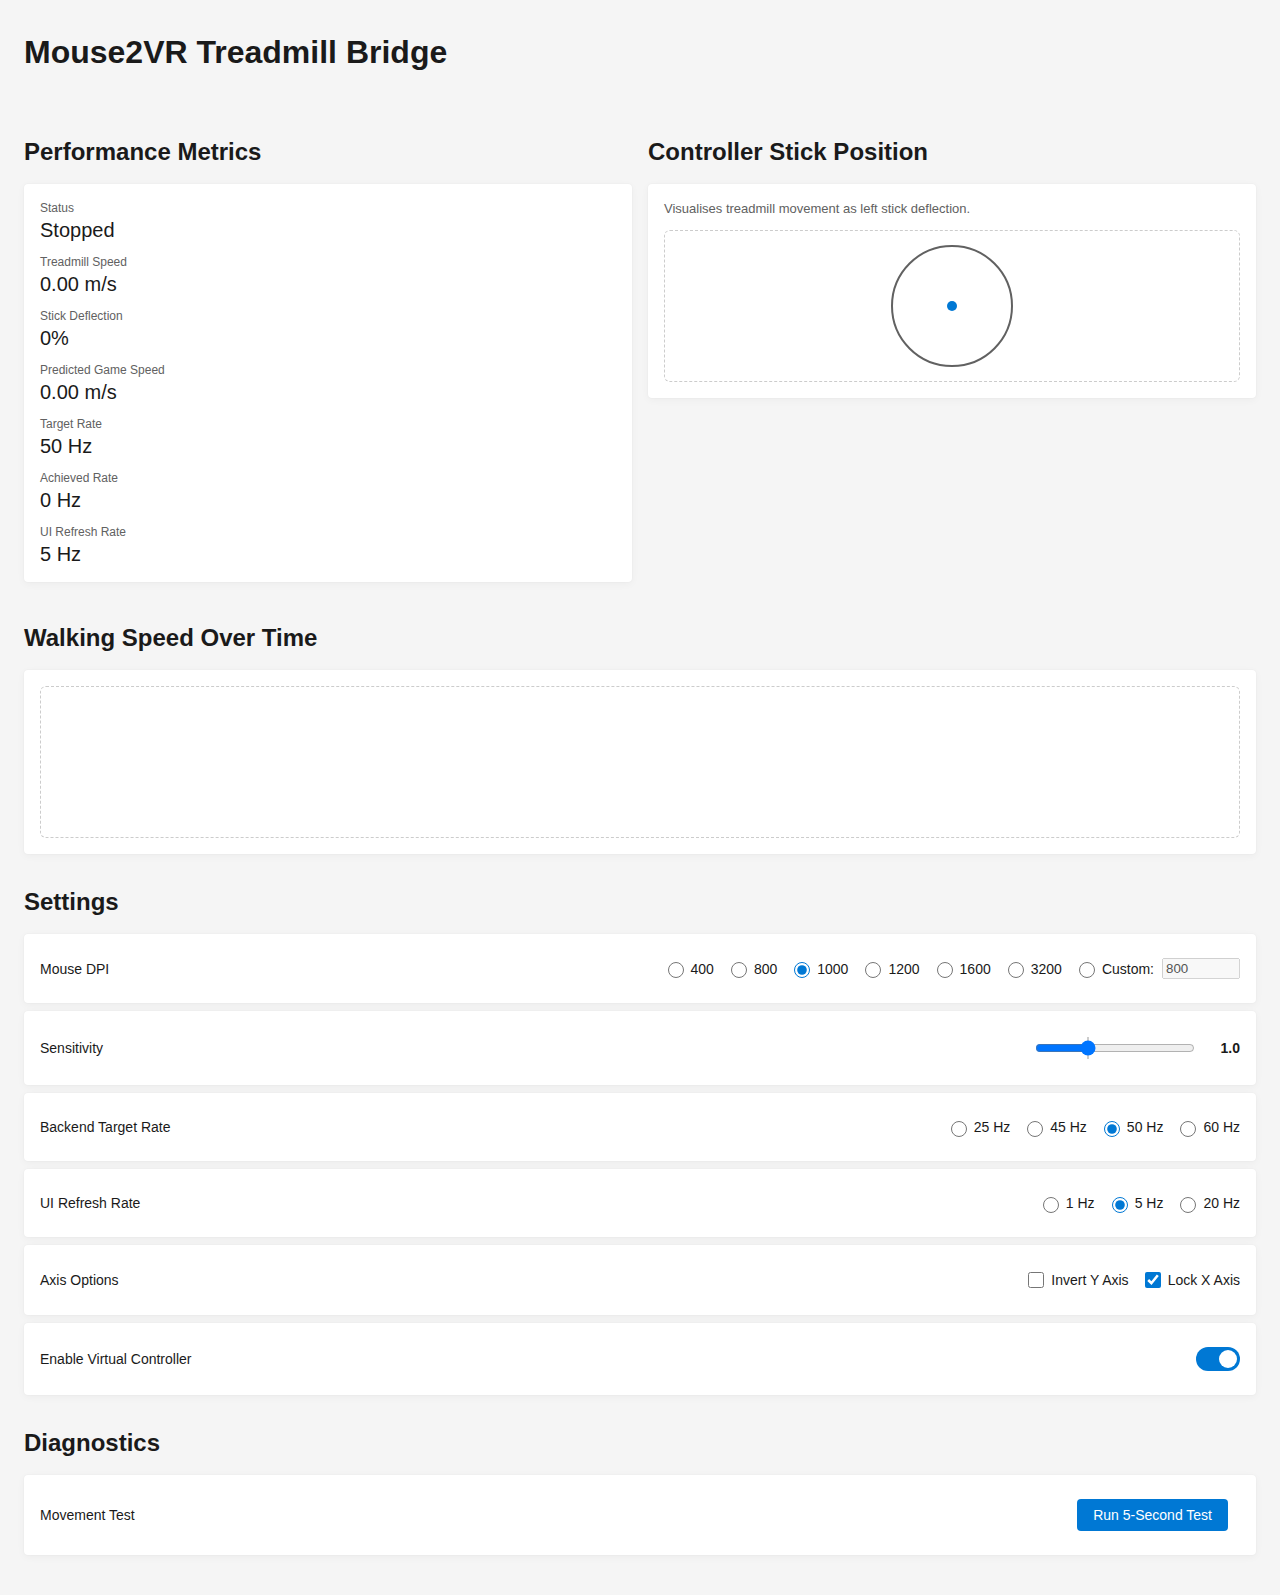
<file: src/webview/ui/index.html>
<!DOCTYPE html>
<html lang="en">
<head>
    <meta charset="UTF-8">
    <meta name="viewport" content="width=device-width, initial-scale=1.0">
    <title>Mouse2VR Treadmill Bridge</title>
    <style>
        body {
            font-family: "Segoe UI Variable", "Segoe UI", sans-serif;
            margin: 0;
            background: #f5f5f5;
            color: #1a1a1a;
            font-size: 14px;
            line-height: 20px;
        }
        
        .page-container {
            padding: 32px 24px;
            max-width: 1280px;
            margin: 0 auto;
        }
        
        /* app-container removed - redundant with app-window */
        
        h1 {
            font-size: 32px;
            line-height: 40px;
            margin: 0 0 32px 0;
            font-weight: 600;
            color: #1a1a1a;
        }
        
        .section-label {
            font-size: 24px;
            line-height: 32px;
            font-weight: 600;
            color: #1a1a1a;
            margin: 32px 0 16px 0;
        }
        
        .status-card, .chart-card, .setting-card {
            background: #ffffff;
            border-radius: 4px;
            box-shadow: 0 2px 8px rgba(0,0,0,0.04), 0 0 2px rgba(0,0,0,0.06);
            padding: 16px;
            margin-bottom: 8px;
        }
        
        .status-grid {
            display: flex;
            flex-direction: column;
            gap: 12px;
        }
        
        .status-metric {
            display: flex;
            flex-direction: column;
        }
        
        .status-label {
            font-size: 12px;
            line-height: 16px;
            color: #616161;
            margin-bottom: 2px;
        }
        
        .status-value {
            font-size: 20px;
            line-height: 24px;
            font-weight: 400;
            color: #1a1a1a;
        }
        
        .side-by-side {
            display: grid;
            grid-template-columns: 1fr 1fr;
            gap: 16px;
            margin-bottom: 24px;
            align-items: stretch;
        }
        
        .chart-card {
            display: flex;
            flex-direction: column;
        }
        
        .chart-description {
            font-size: 13px;
            line-height: 18px;
            color: #616161;
            margin-bottom: 12px;
        }
        
        .chart-placeholder {
            flex-grow: 1;
            display: flex;
            align-items: center;
            justify-content: center;
            font-size: 13px;
            color: #616161;
            border: 1px dashed #ccc;
            border-radius: 6px;
            min-height: 120px;
        }
        
        canvas {
            width: 100% !important;
            height: 100% !important;
        }
        
        .setting-row {
            display: flex;
            align-items: center;
            justify-content: space-between;
            padding: 8px 0;
        }
        
        .setting-label {
            font-size: 14px;
            line-height: 20px;
            font-weight: 500;
        }
        
        .slider-value {
            display: inline-block;
            min-width: 35px;
            text-align: right;
            margin-left: 8px;
            font-weight: 600;
        }
        
        input[type="range"] {
            width: 160px;
        }
        
        /* Show tick marks for datalist */
        input[type="range"]::-webkit-slider-container {
            background: linear-gradient(to right, 
                transparent calc(33.33% - 1px), 
                #ccc calc(33.33% - 1px), 
                #ccc calc(33.33% + 1px), 
                transparent calc(33.33% + 1px));
        }
        
        .radio-group, .checkbox-group {
            display: flex;
            gap: 12px;
            font-size: 14px;
            color: #1a1a1a;
            align-items: center;
        }
        
        .radio-group label, .checkbox-group label {
            display: flex;
            align-items: center;
            gap: 4px;
        }
        
        input[type="checkbox"], input[type="radio"] {
            accent-color: #0078d4;
            width: 16px;
            height: 16px;
            cursor: pointer;
        }
        
        input[type="radio"] {
            border-radius: 50%;
        }
        
        /* Toggle switch styles */
        .switch {
            position: relative;
            display: inline-block;
            width: 44px;
            height: 24px;
        }
        
        .switch input {
            opacity: 0;
            width: 0;
            height: 0;
        }
        
        .slider {
            position: absolute;
            cursor: pointer;
            top: 0;
            left: 0;
            right: 0;
            bottom: 0;
            background-color: #ccc;
            transition: .4s;
            border-radius: 24px;
        }
        
        .slider:before {
            position: absolute;
            content: "";
            height: 18px;
            width: 18px;
            left: 3px;
            bottom: 3px;
            background-color: white;
            transition: .4s;
            border-radius: 50%;
        }
        
        input:checked + .slider {
            background-color: #0078d4;
        }
        
        input:checked + .slider:before {
            transform: translateX(20px);
        }
    </style>
</head><body>
    <div class="page-container">
        <h1>Mouse2VR Treadmill Bridge</h1>
        
        <div class="side-by-side">
            <div>
                <div class="section-label">Performance Metrics</div>
                <div class="status-card">
                    <div class="status-grid">
                        <div class="status-metric">
                            <span class="status-label">Status</span>
                            <span class="status-value" id="statusValue">Stopped</span>
                        </div>
                        <div class="status-metric">
                            <span class="status-label">Treadmill Speed</span>
                            <span class="status-value" id="treadmillSpeedValue">0.00 m/s</span>
                        </div>
                        <div class="status-metric">
                            <span class="status-label">Stick Deflection</span>
                            <span class="status-value" id="stickValue">0%</span>
                        </div>
                        <div class="status-metric">
                            <span class="status-label">Predicted Game Speed</span>
                            <span class="status-value" id="gameSpeedValue">0.00 m/s</span>
                        </div>
                        <div class="status-metric">
                            <span class="status-label">Target Rate</span>
                            <span class="status-value" id="targetRateValue">50 Hz</span>
                        </div>
                        <div class="status-metric">
                            <span class="status-label">Achieved Rate</span>
                            <span class="status-value" id="achievedRateValue">0 Hz</span>
                        </div>
                        <div class="status-metric">
                            <span class="status-label">UI Refresh Rate</span>
                            <span class="status-value" id="uiRefreshRateValue">5 Hz</span>
                        </div>
                    </div>
                </div>
            </div>
            
            <div>
                <div class="section-label">Controller Stick Position</div>
                <div class="chart-card">
                    <div class="chart-description">Visualises treadmill movement as left stick deflection.</div>
                    <div class="chart-placeholder">
                        <canvas id="stickCanvas"></canvas>
                    </div>
                </div>
            </div>
        </div>
        
        <div class="section-label">Walking Speed Over Time</div>
        <div class="chart-card">
            <div class="chart-placeholder">
                <canvas id="speedCanvas"></canvas>
            </div>
        </div>
        
        <div class="section-label">Settings</div>
        
        <div class="setting-card">
            <div class="setting-row">
                <span class="setting-label">Mouse DPI</span>
                <div class="radio-group">
                    <label><input type="radio" name="dpi" value="400" onchange="updateDPI(400)"> 400</label>
                    <label><input type="radio" name="dpi" value="800" onchange="updateDPI(800)"> 800</label>
                    <label><input type="radio" name="dpi" value="1000" checked onchange="updateDPI(1000)"> 1000</label>
                    <label><input type="radio" name="dpi" value="1200" onchange="updateDPI(1200)"> 1200</label>
                    <label><input type="radio" name="dpi" value="1600" onchange="updateDPI(1600)"> 1600</label>
                    <label><input type="radio" name="dpi" value="3200" onchange="updateDPI(3200)"> 3200</label>
                    <label>
                        <input type="radio" name="dpi" value="custom" onchange="enableCustomDPI()"> Custom:
                        <input type="number" id="customDPI" min="100" max="25600" value="800" 
                               style="width: 70px; margin-left: 4px;" 
                               disabled onchange="updateCustomDPI(this.value)" />
                    </label>
                </div>
            </div>
        </div>
        
        <div class="setting-card">
            <div class="setting-row">
                <span class="setting-label">Sensitivity</span>
                <div style="display: flex; align-items: center;">
                    <input type="range" id="sensitivity" min="0.1" max="3.0" step="0.1" value="1.0" 
                           oninput="updateSensitivityValue(this.value)" 
                           onchange="updateSensitivity(this.value)" 
                           list="sensitivity-ticks" />
                    <datalist id="sensitivity-ticks">
                        <option value="1.0"></option>
                    </datalist>
                    <span class="slider-value" id="sensitivityValue">1.0</span>
                </div>
            </div>
        </div>
        
        <div class="setting-card">
            <div class="setting-row">
                <span class="setting-label">Backend Target Rate</span>
                <div class="radio-group">
                    <label><input type="radio" name="rate" value="25" onchange="updateRate(25)"> 25 Hz</label>
                    <label><input type="radio" name="rate" value="45" onchange="updateRate(45)"> 45 Hz</label>
                    <label><input type="radio" name="rate" value="50" checked onchange="updateRate(50)"> 50 Hz</label>
                    <label><input type="radio" name="rate" value="60" onchange="updateRate(60)"> 60 Hz</label>
                </div>
            </div>
        </div>
        
        <div class="setting-card">
            <div class="setting-row">
                <span class="setting-label">UI Refresh Rate</span>
                <div class="radio-group">
                    <label><input type="radio" name="uirate" value="1" onchange="updateUIRefreshRate(1)"> 1 Hz</label>
                    <label><input type="radio" name="uirate" value="5" checked onchange="updateUIRefreshRate(5)"> 5 Hz</label>
                    <label><input type="radio" name="uirate" value="20" onchange="updateUIRefreshRate(20)"> 20 Hz</label>
                </div>
            </div>
        </div>
        
        <div class="setting-card">
            <div class="setting-row">
                <span class="setting-label">Axis Options</span>
                <div class="checkbox-group">
                    <label><input type="checkbox" id="invertY" onchange="updateAxisOptions()"> Invert Y Axis</label>
                    <label><input type="checkbox" id="lockX" checked onchange="updateAxisOptions()"> Lock X Axis</label>
                </div>
            </div>
        </div>
        
        <div class="setting-card">
            <div class="setting-row">
                <span class="setting-label">Enable Virtual Controller</span>
                <label class="switch">
                    <input type="checkbox" id="enableController" checked onchange="toggleRunning()">
                    <span class="slider"></span>
                </label>
            </div>
        </div>
    
        <div class="section-label">Diagnostics</div>
        
        <div class="setting-card">
            <div class="setting-row">
                <span class="setting-label">Movement Test</span>
                <div style="display: flex; align-items: center; gap: 12px;">
                    <button id="testButton" onclick="startMovementTest()" 
                            style="padding: 8px 16px; background: #0078d4; color: white; border: none; 
                                   border-radius: 4px; cursor: pointer; font-size: 14px; font-weight: 500;">
                        Run 5-Second Test
                    </button>
                    <span id="testStatus" style="font-size: 14px; color: #616161;"></span>
                </div>
            </div>
            <div id="testInfo" style="margin-top: 8px; font-size: 12px; color: #616161; display: none;">
                Move the treadmill during the test. Results will be logged to logs/debug.log
            </div>
        </div>
    </div>
    
    <script>
        let isRunning = false;
        let treadmillSpeedHistory = [];
        let gameSpeedHistory = [];
        let lastUpdateTime = Date.now();
        let currentDPI = 1000;  // Default DPI
        let sensitivity = 1.0;  // Current sensitivity multiplier
        
        // Initialize canvases when page loads
        window.addEventListener('DOMContentLoaded', () => {
            initializeStickCanvas();
            initializeSpeedCanvas();
            
            // Initialize DPI setting (default 1000)
            if (window.mouse2vr) {
                window.mouse2vr.setDPI(currentDPI);
            }
            
            // Start controller automatically since toggle is on by default
            if (window.mouse2vr) {
                toggleRunning();
            }
        });
        
        function toggleRunning() {
            const checkbox = document.getElementById('enableController');
            isRunning = checkbox.checked;
            
            if (isRunning) {
                window.mouse2vr.start();
                document.getElementById('statusValue').textContent = 'Running';
                document.getElementById('statusValue').style.color = '#0f7938';
            } else {
                window.mouse2vr.stop();
                document.getElementById('statusValue').textContent = 'Stopped';
                document.getElementById('statusValue').style.color = '#c42b1c';
            }
        }
        
        function updateSensitivityValue(value) {
            document.getElementById('sensitivityValue').textContent = parseFloat(value).toFixed(1);
        }
        
        function updateSensitivity(value) {
            updateSensitivityValue(value);
            sensitivity = parseFloat(value);
            if (window.mouse2vr) {
                window.mouse2vr.setSensitivity(parseFloat(value));
            }
        }
    </script>
    
    <script>
        function updateDPI(value) {
            currentDPI = value;
            if (window.mouse2vr) {
                window.mouse2vr.setDPI(value);
            }
            // Disable custom input when preset is selected
            document.getElementById('customDPI').disabled = true;
        }
        
        function enableCustomDPI() {
            const customInput = document.getElementById('customDPI');
            customInput.disabled = false;
            customInput.focus();
            updateCustomDPI(customInput.value);
        }
        
        function updateCustomDPI(value) {
            currentDPI = parseInt(value);
            if (window.mouse2vr && !isNaN(currentDPI)) {
                window.mouse2vr.setDPI(currentDPI);
            }
        }
        
        function startMovementTest() {
            const button = document.getElementById('testButton');
            const status = document.getElementById('testStatus');
            const info = document.getElementById('testInfo');
            
            // Disable button and show status
            button.disabled = true;
            button.style.background = '#808080';
            button.style.cursor = 'not-allowed';
            status.textContent = 'Testing...';
            status.style.color = '#0078d4';
            info.style.display = 'block';
            
            // Send test command
            if (window.mouse2vr) {
                window.mouse2vr.startTest();
            }
            
            // Show countdown
            let secondsLeft = 5;
            const countdownInterval = setInterval(() => {
                secondsLeft--;
                if (secondsLeft > 0) {
                    status.textContent = `Testing... ${secondsLeft}s`;
                } else {
                    clearInterval(countdownInterval);
                    status.textContent = 'Test Complete - Check logs/debug.log';
                    status.style.color = '#10893e';
                    button.disabled = false;
                    button.style.background = '#0078d4';
                    button.style.cursor = 'pointer';
                    
                    // Hide info after a delay
                    setTimeout(() => {
                        info.style.display = 'none';
                        status.textContent = '';
                    }, 5000);
                }
            }, 1000);
        }
        
        function updateRate(value) {
            // Direct pass-through - no hidden mapping
            document.getElementById('targetRateValue').textContent = value + ' Hz';
            
            if (window.mouse2vr) {
                window.mouse2vr.setUpdateRate(value); // Pass directly
            }
        }
        
        function updateUIRefreshRate(value) {
            document.getElementById('uiRefreshRateValue').textContent = value + ' Hz';
            startPolling(value); // Update graph/metrics refresh rate
        }
        
        function updateAxisOptions() {
            const invertY = document.getElementById('invertY').checked;
            const lockX = document.getElementById('lockX').checked;
            
            // Send settings to backend
            if (window.mouse2vr) {
                window.mouse2vr.setInvertY(invertY);
                window.mouse2vr.setLockX(lockX);
            }
        }
        
        // Update speed and stick displays
        function updateSpeed(treadmillSpeed, gameSpeed, stickY, actualHz) {
            // Update treadmill speed value (show absolute for display)
            document.getElementById('treadmillSpeedValue').textContent = Math.abs(treadmillSpeed).toFixed(2) + ' m/s';
            
            // Update predicted game speed
            document.getElementById('gameSpeedValue').textContent = Math.abs(gameSpeed).toFixed(2) + ' m/s';
            
            // Use actual stick Y value if provided
            let stickPercent = 0;
            if (stickY !== undefined) {
                stickPercent = Math.abs(stickY) * 100;
            }
            document.getElementById('stickValue').textContent = Math.round(stickPercent) + '%';
            
            // Update achieved rate from backend
            if (actualHz !== undefined && actualHz > 0) {
                document.getElementById('achievedRateValue').textContent = actualHz + ' Hz';
            }
            
            // Update visualizations with actual stick position
            if (stickY !== undefined) {
                updateStickVisualization(stickY);
            }
            
            // Add both speeds to history (with sign for direction)
            addSpeedToHistory(treadmillSpeed, gameSpeed);
        }
        
        function initializeStickCanvas() {
            const canvas = document.getElementById('stickCanvas');
            if (!canvas) return;
            
            const ctx = canvas.getContext('2d');
            canvas.width = canvas.offsetWidth;
            canvas.height = canvas.offsetHeight;
            
            drawStickBase(ctx, canvas.width, canvas.height);
        }
        
        function drawStickBase(ctx, w, h) {
            // Draw circle for stick area
            ctx.strokeStyle = '#616161';
            ctx.lineWidth = 2;
            ctx.beginPath();
            ctx.arc(w/2, h/2, Math.min(w, h) * 0.4, 0, Math.PI * 2);
            ctx.stroke();
            
            // Draw center dot
            ctx.fillStyle = '#0078d4';
            ctx.beginPath();
            ctx.arc(w/2, h/2, 5, 0, Math.PI * 2);
            ctx.fill();
        }
        
        function updateStickVisualization(value) {
            const canvas = document.getElementById('stickCanvas');
            if (!canvas) return;
            
            const ctx = canvas.getContext('2d');
            const w = canvas.width;
            const h = canvas.height;
            
            // Clear and redraw base
            ctx.clearRect(0, 0, w, h);
            drawStickBase(ctx, w, h);
            
            // Draw stick position (value ranges from -1 to 1)
            const radius = Math.min(w, h) * 0.4;
            const y = h/2 - (value * radius); // Negative = down, positive = up
            
            ctx.fillStyle = '#0078d4';
            ctx.beginPath();
            ctx.arc(w/2, y, 10, 0, Math.PI * 2);
            ctx.fill();
        }
        
        function initializeSpeedCanvas() {
            const canvas = document.getElementById('speedCanvas');
            if (!canvas) return;
            
            canvas.width = canvas.offsetWidth;
            canvas.height = canvas.offsetHeight;
            
            // Initialize with empty history
            for (let i = 0; i < 50; i++) {
                treadmillSpeedHistory.push(0);
                gameSpeedHistory.push(0);
            }
        }
        
        function addSpeedToHistory(treadmillSpeed, gameSpeed) {
            treadmillSpeedHistory.push(treadmillSpeed);
            gameSpeedHistory.push(gameSpeed);
            
            if (treadmillSpeedHistory.length > 50) {
                treadmillSpeedHistory.shift();
            }
            if (gameSpeedHistory.length > 50) {
                gameSpeedHistory.shift();
            }
            
            drawSpeedGraph();
        }
        
        function drawSpeedGraph() {
            const canvas = document.getElementById('speedCanvas');
            if (!canvas) return;
            
            const ctx = canvas.getContext('2d');
            const w = canvas.width;
            const h = canvas.height;
            
            ctx.clearRect(0, 0, w, h);
            
            // Draw center line (zero speed)
            ctx.strokeStyle = '#d2d2d2';
            ctx.lineWidth = 1;
            ctx.setLineDash([2, 2]);
            ctx.beginPath();
            ctx.moveTo(0, h/2);
            ctx.lineTo(w, h/2);
            ctx.stroke();
            ctx.setLineDash([]);
            
            // Draw treadmill speed (physical)
            ctx.strokeStyle = '#0078d4'; // Microsoft Blue
            ctx.lineWidth = 2;
            ctx.beginPath();
            
            treadmillSpeedHistory.forEach((speed, i) => {
                const x = (i / (treadmillSpeedHistory.length - 1)) * w;
                const y = h/2 - ((speed / 2) * (h/2)); // Scale: 2 m/s = full height for treadmill
                
                if (i === 0) {
                    ctx.moveTo(x, y);
                } else {
                    ctx.lineTo(x, y);
                }
            });
            ctx.stroke();
            
            // Draw game speed (after sensitivity)
            ctx.strokeStyle = '#10893e'; // Microsoft Green
            ctx.lineWidth = 2;
            ctx.globalAlpha = 0.8; // Slight transparency
            ctx.beginPath();
            
            gameSpeedHistory.forEach((speed, i) => {
                const x = (i / (gameSpeedHistory.length - 1)) * w;
                const y = h/2 - ((speed / 6.1) * (h/2)); // Scale: 6.1 m/s = full height (HL2 max)
                
                if (i === 0) {
                    ctx.moveTo(x, y);
                } else {
                    ctx.lineTo(x, y);
                }
            });
            ctx.stroke();
            ctx.globalAlpha = 1.0;
            
            // Draw legend (Fluent Design style)
            const legendX = w - 150;
            const legendY = 10;
            
            // Semi-transparent background
            ctx.fillStyle = 'rgba(255, 255, 255, 0.9)';
            ctx.fillRect(legendX - 5, legendY - 5, 145, 45);
            
            // Legend items
            ctx.font = '12px "Segoe UI", sans-serif';
            
            // Treadmill speed
            ctx.strokeStyle = '#0078d4';
            ctx.lineWidth = 2;
            ctx.beginPath();
            ctx.moveTo(legendX, legendY + 8);
            ctx.lineTo(legendX + 20, legendY + 8);
            ctx.stroke();
            
            ctx.fillStyle = '#1a1a1a';
            ctx.fillText('Treadmill Speed', legendX + 25, legendY + 12);
            
            // Game speed
            ctx.strokeStyle = '#10893e';
            ctx.lineWidth = 2;
            ctx.beginPath();
            ctx.moveTo(legendX, legendY + 25);
            ctx.lineTo(legendX + 20, legendY + 25);
            ctx.stroke();
            
            ctx.fillStyle = '#1a1a1a';
            ctx.fillText('Game Speed (HL2)', legendX + 25, legendY + 29);
        }
        
        // Request speed updates periodically
        let updateInterval = null;
        
        function startPolling(rateHz = 60) {
            // Clear existing interval
            if (updateInterval) {
                clearInterval(updateInterval);
            }
            
            // Calculate interval from Hz (with minimum of 10ms)
            const intervalMs = Math.max(10, Math.floor(1000 / rateHz));
            
            updateInterval = setInterval(() => {
                if (window.mouse2vr && window.mouse2vr.getSpeed) {
                    window.mouse2vr.getSpeed();
                }
            }, intervalMs);
        }
        
        // Start with 5Hz polling by default
        let currentUIRefreshRate = 5;
        startPolling(currentUIRefreshRate);
        
        // Initialize
        window.addEventListener('DOMContentLoaded', () => {
            console.log('Mouse2VR UI loaded');
            if (window.mouse2vr) {
                window.mouse2vr.getStatus();
            }
        });
    </script>
</body>
</html>
</file>
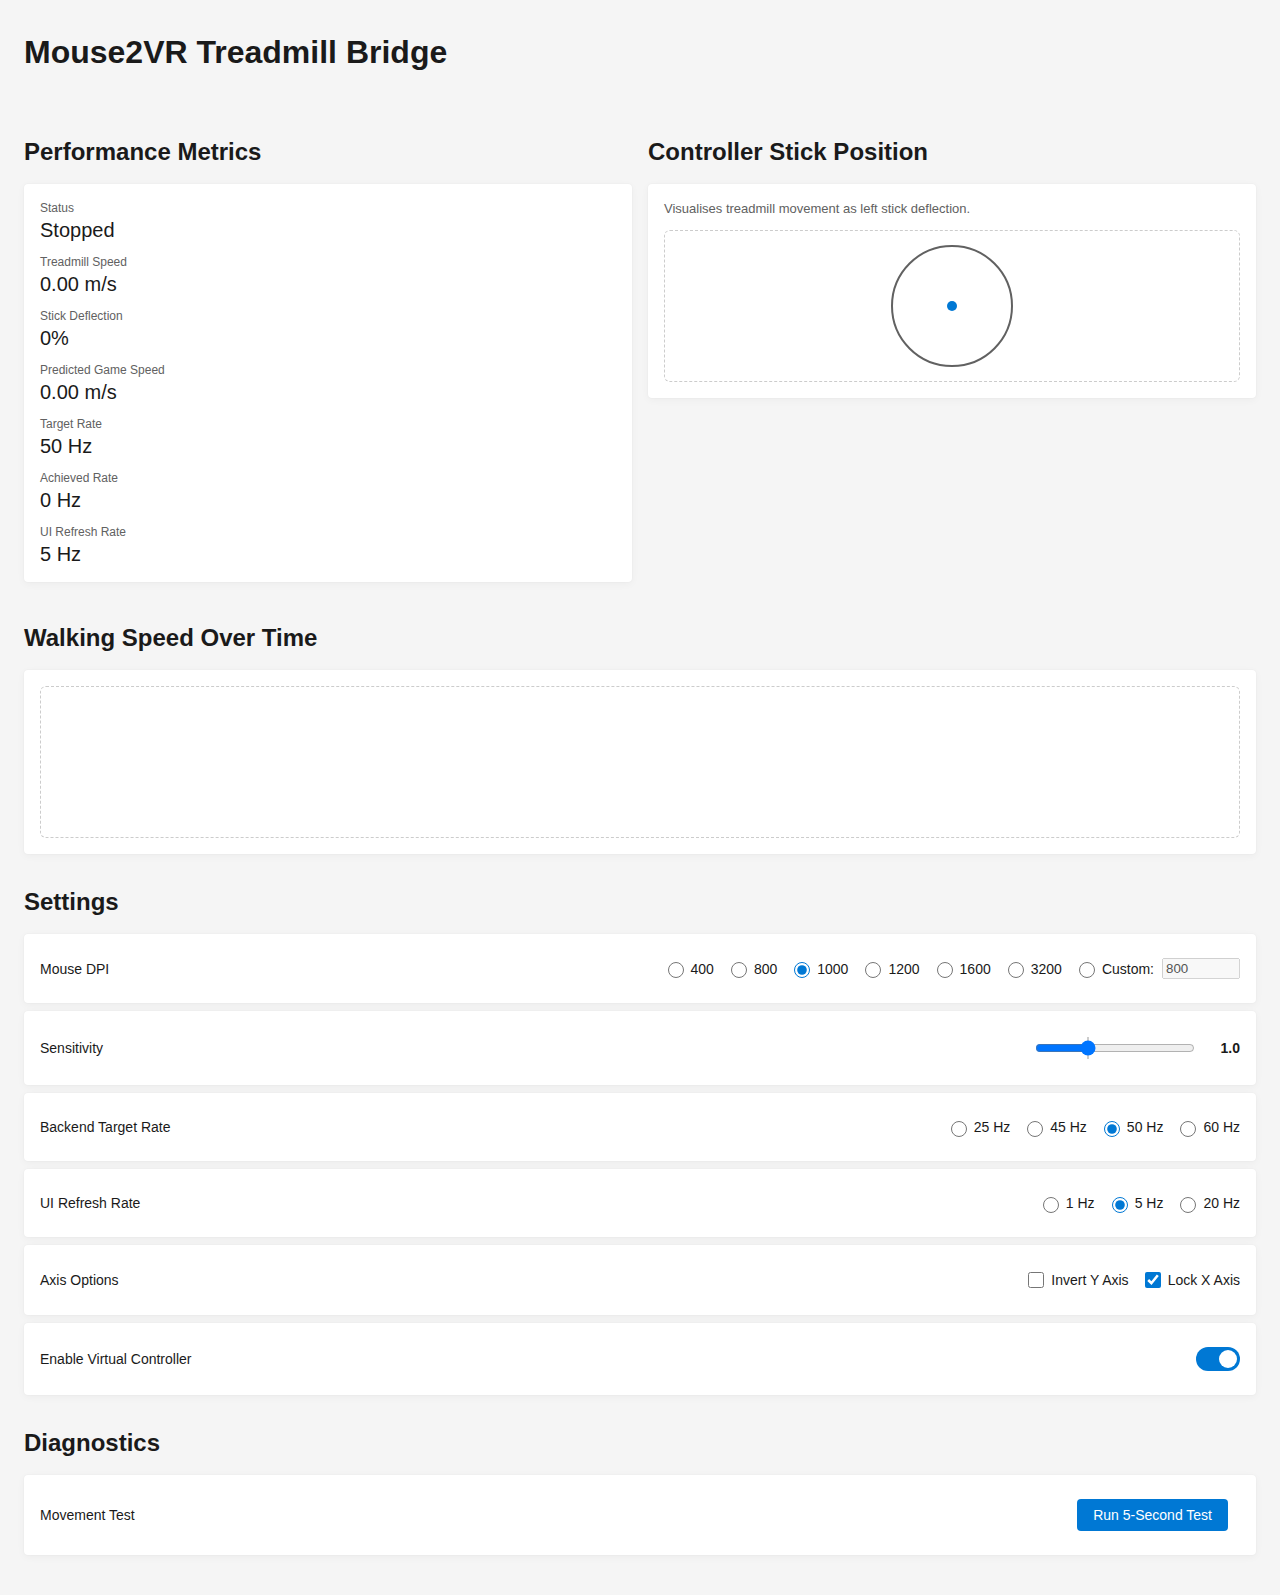
<file: src/webview/ui/index_dev.html>
<!DOCTYPE html>
<html lang="en">
<head>
    <meta charset="UTF-8">
    <meta name="viewport" content="width=device-width, initial-scale=1.0">
    <title>Mouse2VR Treadmill Bridge</title>
    <link rel="stylesheet" href="styles.css">
</head><body>
    <div class="page-container">
        <h1>Mouse2VR Treadmill Bridge</h1>
        
        <div class="side-by-side">
            <div>
                <div class="section-label">Performance Metrics</div>
                <div class="status-card">
                    <div class="status-grid">
                        <div class="status-metric">
                            <span class="status-label">Status</span>
                            <span class="status-value" id="statusValue">Stopped</span>
                        </div>
                        <div class="status-metric">
                            <span class="status-label">Treadmill Speed</span>
                            <span class="status-value" id="treadmillSpeedValue">0.00 m/s</span>
                        </div>
                        <div class="status-metric">
                            <span class="status-label">Stick Deflection</span>
                            <span class="status-value" id="stickValue">0%</span>
                        </div>
                        <div class="status-metric">
                            <span class="status-label">Predicted Game Speed</span>
                            <span class="status-value" id="gameSpeedValue">0.00 m/s</span>
                        </div>
                        <div class="status-metric">
                            <span class="status-label">Target Rate</span>
                            <span class="status-value" id="targetRateValue">50 Hz</span>
                        </div>
                        <div class="status-metric">
                            <span class="status-label">Achieved Rate</span>
                            <span class="status-value" id="achievedRateValue">0 Hz</span>
                        </div>
                        <div class="status-metric">
                            <span class="status-label">UI Refresh Rate</span>
                            <span class="status-value" id="uiRefreshRateValue">5 Hz</span>
                        </div>
                    </div>
                </div>
            </div>
            
            <div>
                <div class="section-label">Controller Stick Position</div>
                <div class="chart-card">
                    <div class="chart-description">Visualises treadmill movement as left stick deflection.</div>
                    <div class="chart-placeholder">
                        <canvas id="stickCanvas"></canvas>
                    </div>
                </div>
            </div>
        </div>
        
        <div class="section-label">Walking Speed Over Time</div>
        <div class="chart-card">
            <div class="chart-placeholder">
                <canvas id="speedCanvas"></canvas>
            </div>
        </div>
        
        <div class="section-label">Settings</div>
        
        <div class="setting-card">
            <div class="setting-row">
                <span class="setting-label">Mouse DPI</span>
                <div class="radio-group">
                    <label><input type="radio" name="dpi" value="400" onchange="updateDPI(400)"> 400</label>
                    <label><input type="radio" name="dpi" value="800" onchange="updateDPI(800)"> 800</label>
                    <label><input type="radio" name="dpi" value="1000" checked onchange="updateDPI(1000)"> 1000</label>
                    <label><input type="radio" name="dpi" value="1200" onchange="updateDPI(1200)"> 1200</label>
                    <label><input type="radio" name="dpi" value="1600" onchange="updateDPI(1600)"> 1600</label>
                    <label><input type="radio" name="dpi" value="3200" onchange="updateDPI(3200)"> 3200</label>
                    <label>
                        <input type="radio" name="dpi" value="custom" onchange="enableCustomDPI()"> Custom:
                        <input type="number" id="customDPI" min="100" max="25600" value="800" 
                               style="width: 70px; margin-left: 4px;" 
                               disabled onchange="updateCustomDPI(this.value)" />
                    </label>
                </div>
            </div>
        </div>
        
        <div class="setting-card">
            <div class="setting-row">
                <span class="setting-label">Sensitivity</span>
                <div style="display: flex; align-items: center;">
                    <input type="range" id="sensitivity" min="0.1" max="3.0" step="0.1" value="1.0" 
                           oninput="updateSensitivityValue(this.value)" 
                           onchange="updateSensitivity(this.value)" 
                           list="sensitivity-ticks" />
                    <datalist id="sensitivity-ticks">
                        <option value="1.0"></option>
                    </datalist>
                    <span class="slider-value" id="sensitivityValue">1.0</span>
                </div>
            </div>
        </div>
        
        <div class="setting-card">
            <div class="setting-row">
                <span class="setting-label">Backend Target Rate</span>
                <div class="radio-group">
                    <label><input type="radio" name="rate" value="25" onchange="updateRate(25)"> 25 Hz</label>
                    <label><input type="radio" name="rate" value="45" onchange="updateRate(45)"> 45 Hz</label>
                    <label><input type="radio" name="rate" value="50" checked onchange="updateRate(50)"> 50 Hz</label>
                    <label><input type="radio" name="rate" value="60" onchange="updateRate(60)"> 60 Hz</label>
                </div>
            </div>
        </div>
        
        <div class="setting-card">
            <div class="setting-row">
                <span class="setting-label">UI Refresh Rate</span>
                <div class="radio-group">
                    <label><input type="radio" name="uirate" value="1" onchange="updateUIRefreshRate(1)"> 1 Hz</label>
                    <label><input type="radio" name="uirate" value="5" checked onchange="updateUIRefreshRate(5)"> 5 Hz</label>
                    <label><input type="radio" name="uirate" value="20" onchange="updateUIRefreshRate(20)"> 20 Hz</label>
                </div>
            </div>
        </div>
        
        <div class="setting-card">
            <div class="setting-row">
                <span class="setting-label">Axis Options</span>
                <div class="checkbox-group">
                    <label><input type="checkbox" id="invertY" onchange="updateAxisOptions()"> Invert Y Axis</label>
                    <label><input type="checkbox" id="lockX" checked onchange="updateAxisOptions()"> Lock X Axis</label>
                </div>
            </div>
        </div>
        
        <div class="setting-card">
            <div class="setting-row">
                <span class="setting-label">Enable Virtual Controller</span>
                <label class="switch">
                    <input type="checkbox" id="enableController" checked onchange="toggleRunning()">
                    <span class="slider"></span>
                </label>
            </div>
        </div>
    
        <div class="section-label">Diagnostics</div>
        
        <div class="setting-card">
            <div class="setting-row">
                <span class="setting-label">Movement Test</span>
                <div style="display: flex; align-items: center; gap: 12px;">
                    <button id="testButton" onclick="startMovementTest()" 
                            style="padding: 8px 16px; background: #0078d4; color: white; border: none; 
                                   border-radius: 4px; cursor: pointer; font-size: 14px; font-weight: 500;">
                        Run 5-Second Test
                    </button>
                    <span id="testStatus" style="font-size: 14px; color: #616161;"></span>
                </div>
            </div>
            <div id="testInfo" style="margin-top: 8px; font-size: 12px; color: #616161; display: none;">
                Move the treadmill during the test. Results will be logged to logs/debug.log
            </div>
        </div>
    </div>
    
    
    
    
    <script src="app.js"></script>
</body>
</html>
</file>
<file: src/webview/ui/styles.css>
/* Extracted CSS from Mouse2VR WebView */

body {
            font-family: "Segoe UI Variable", "Segoe UI", sans-serif;
            margin: 0;
            background: #f5f5f5;
            color: #1a1a1a;
            font-size: 14px;
            line-height: 20px;
        }
        
        .page-container {
            padding: 32px 24px;
            max-width: 1280px;
            margin: 0 auto;
        }
        
        /* app-container removed - redundant with app-window */
        
        h1 {
            font-size: 32px;
            line-height: 40px;
            margin: 0 0 32px 0;
            font-weight: 600;
            color: #1a1a1a;
        }
        
        .section-label {
            font-size: 24px;
            line-height: 32px;
            font-weight: 600;
            color: #1a1a1a;
            margin: 32px 0 16px 0;
        }
        
        .status-card, .chart-card, .setting-card {
            background: #ffffff;
            border-radius: 4px;
            box-shadow: 0 2px 8px rgba(0,0,0,0.04), 0 0 2px rgba(0,0,0,0.06);
            padding: 16px;
            margin-bottom: 8px;
        }
        
        .status-grid {
            display: flex;
            flex-direction: column;
            gap: 12px;
        }
        
        .status-metric {
            display: flex;
            flex-direction: column;
        }
        
        .status-label {
            font-size: 12px;
            line-height: 16px;
            color: #616161;
            margin-bottom: 2px;
        }
        
        .status-value {
            font-size: 20px;
            line-height: 24px;
            font-weight: 400;
            color: #1a1a1a;
        }
        
        .side-by-side {
            display: grid;
            grid-template-columns: 1fr 1fr;
            gap: 16px;
            margin-bottom: 24px;
            align-items: stretch;
        }
        
        .chart-card {
            display: flex;
            flex-direction: column;
        }
        
        .chart-description {
            font-size: 13px;
            line-height: 18px;
            color: #616161;
            margin-bottom: 12px;
        }
        
        .chart-placeholder {
            flex-grow: 1;
            display: flex;
            align-items: center;
            justify-content: center;
            font-size: 13px;
            color: #616161;
            border: 1px dashed #ccc;
            border-radius: 6px;
            min-height: 120px;
        }
        
        canvas {
            width: 100% !important;
            height: 100% !important;
        }
        
        .setting-row {
            display: flex;
            align-items: center;
            justify-content: space-between;
            padding: 8px 0;
        }
        
        .setting-label {
            font-size: 14px;
            line-height: 20px;
            font-weight: 500;
        }
        
        .slider-value {
            display: inline-block;
            min-width: 35px;
            text-align: right;
            margin-left: 8px;
            font-weight: 600;
        }
        
        input[type="range"] {
            width: 160px;
        }
        
        /* Show tick marks for datalist */
        input[type="range"]::-webkit-slider-container {
            background: linear-gradient(to right, 
                transparent calc(33.33% - 1px), 
                #ccc calc(33.33% - 1px), 
                #ccc calc(33.33% + 1px), 
                transparent calc(33.33% + 1px));
        }
        
        .radio-group, .checkbox-group {
            display: flex;
            gap: 12px;
            font-size: 14px;
            color: #1a1a1a;
            align-items: center;
        }
        
        .radio-group label, .checkbox-group label {
            display: flex;
            align-items: center;
            gap: 4px;
        }
        
        input[type="checkbox"], input[type="radio"] {
            accent-color: #0078d4;
            width: 16px;
            height: 16px;
            cursor: pointer;
        }
        
        input[type="radio"] {
            border-radius: 50%;
        }
        
        /* Toggle switch styles */
        .switch {
            position: relative;
            display: inline-block;
            width: 44px;
            height: 24px;
        }
        
        .switch input {
            opacity: 0;
            width: 0;
            height: 0;
        }
        
        .slider {
            position: absolute;
            cursor: pointer;
            top: 0;
            left: 0;
            right: 0;
            bottom: 0;
            background-color: #ccc;
            transition: .4s;
            border-radius: 24px;
        }
        
        .slider:before {
            position: absolute;
            content: "";
            height: 18px;
            width: 18px;
            left: 3px;
            bottom: 3px;
            background-color: white;
            transition: .4s;
            border-radius: 50%;
        }
        
        input:checked + .slider {
            background-color: #0078d4;
        }
        
        input:checked + .slider:before {
            transform: translateX(20px);
        }
</file>
